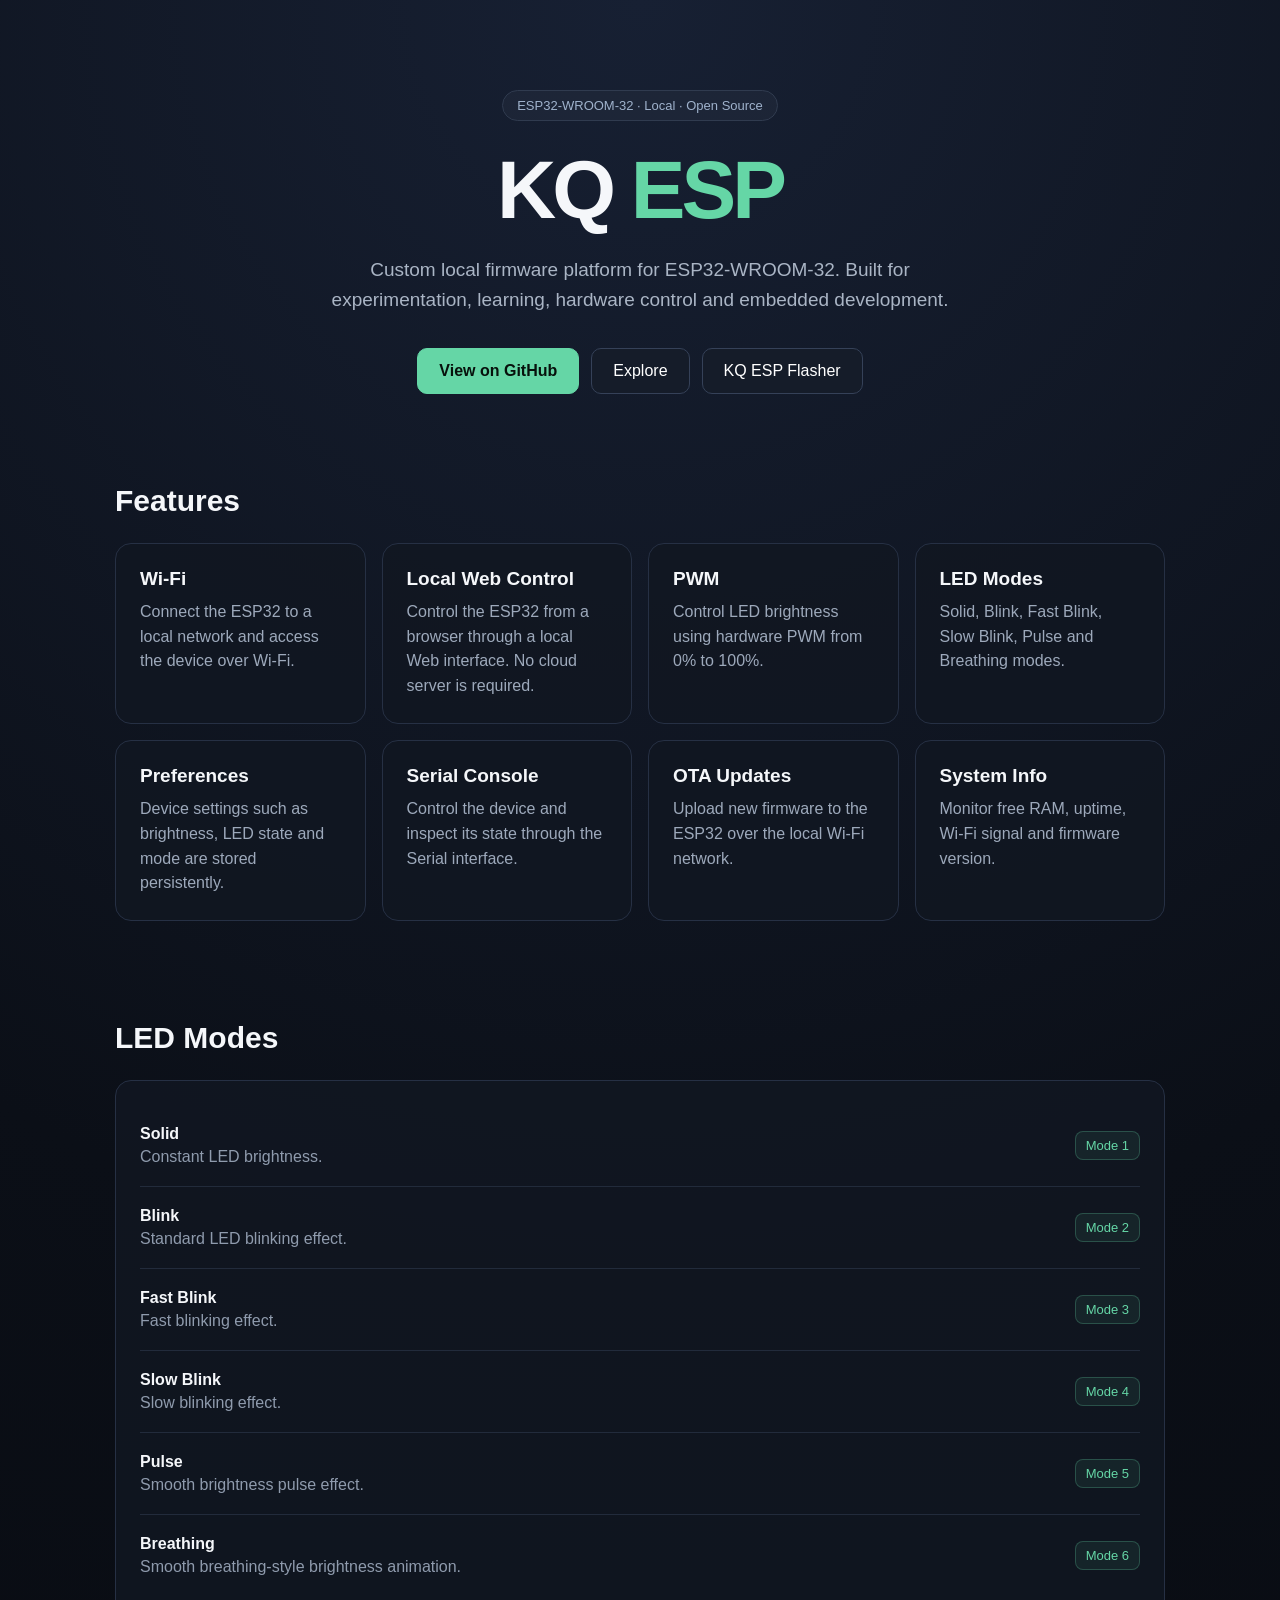
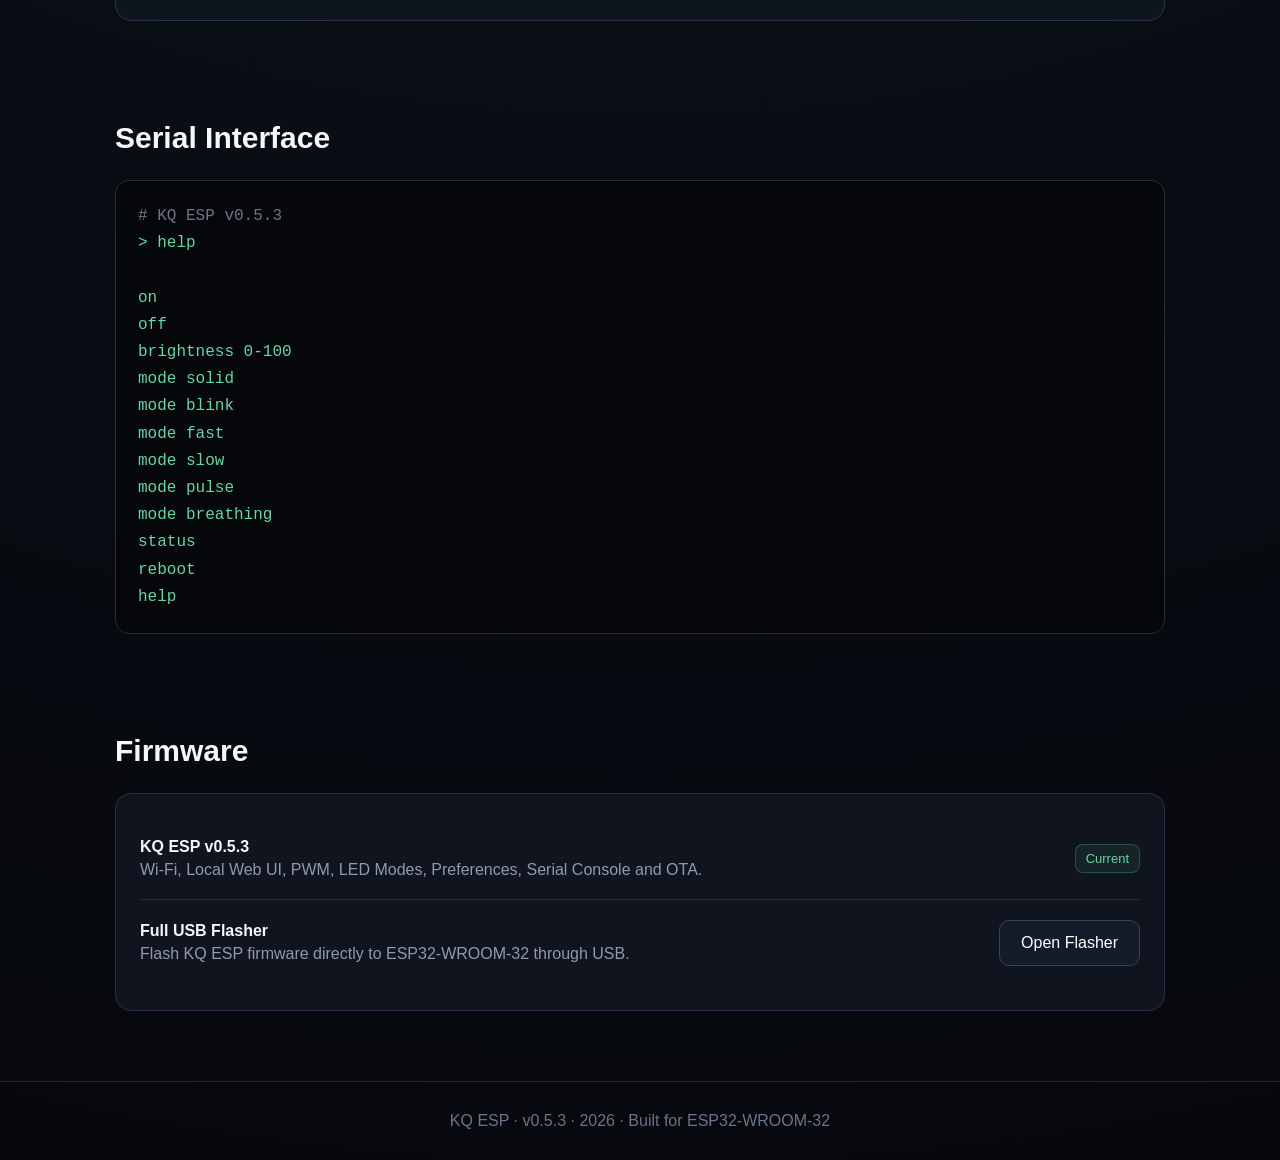
<file: index.html>
<!DOCTYPE html>
<html lang="en">
<head>
    <meta charset="UTF-8">
    <meta name="viewport" content="width=device-width, initial-scale=1.0">

    <title>KQ ESP</title>

    <meta name="description"
          content="KQ ESP — custom firmware and local control platform for ESP32-WROOM-32.">

    <style>
        * {
            box-sizing: border-box;
            margin: 0;
            padding: 0;
        }

        body {
            font-family: Inter, -apple-system, BlinkMacSystemFont,
                         "Segoe UI", sans-serif;
            background:
                radial-gradient(circle at top,
                #172033 0%,
                #0b0f17 45%,
                #06080d 100%);
            color: #f5f7fa;
            min-height: 100vh;
        }

        .container {
            width: min(1050px, 92%);
            margin: auto;
        }

        header {
            padding: 90px 0 60px;
            text-align: center;
        }

        .badge {
            display: inline-block;
            padding: 7px 14px;
            border: 1px solid #303b4f;
            border-radius: 999px;
            color: #9fb2cc;
            font-size: 13px;
            margin-bottom: 22px;
            background: rgba(255,255,255,0.03);
        }

        h1 {
            font-size: clamp(44px, 8vw, 82px);
            letter-spacing: -4px;
            margin-bottom: 18px;
        }

        .accent {
            color: #65d6a6;
        }

        .subtitle {
            max-width: 650px;
            margin: auto;
            color: #aab5c5;
            font-size: 19px;
            line-height: 1.6;
        }

        .buttons {
            display: flex;
            justify-content: center;
            gap: 12px;
            margin-top: 32px;
            flex-wrap: wrap;
        }

        .button {
            text-decoration: none;
            color: white;
            padding: 13px 21px;
            border-radius: 10px;
            border: 1px solid #354158;
            background: #151c29;
            transition: 0.2s;
        }

        .button:hover {
            transform: translateY(-2px);
            border-color: #65d6a6;
        }

        .primary {
            background: #65d6a6;
            color: #07110c;
            border-color: #65d6a6;
            font-weight: 700;
        }

        section {
            padding: 30px 0 70px;
        }

        .section-title {
            font-size: 30px;
            margin-bottom: 25px;
        }

        .grid {
            display: grid;
            grid-template-columns:
                repeat(auto-fit, minmax(220px, 1fr));
            gap: 16px;
        }

        .card {
            background: rgba(17, 23, 34, 0.85);
            border: 1px solid #263044;
            border-radius: 16px;
            padding: 24px;
        }

        .card h3 {
            margin-bottom: 10px;
            font-size: 19px;
        }

        .card p {
            color: #9da9bb;
            line-height: 1.55;
        }

        .version {
            display: flex;
            align-items: center;
            justify-content: space-between;
            gap: 20px;
            padding: 20px 0;
            border-bottom: 1px solid #222b3b;
        }

        .version:last-child {
            border-bottom: none;
        }

        .version-name {
            font-weight: 700;
        }

        .version-description {
            color: #8f9bad;
            margin-top: 5px;
        }

        .tag {
            color: #65d6a6;
            background: rgba(101,214,166,0.08);
            border: 1px solid rgba(101,214,166,0.25);
            padding: 6px 10px;
            border-radius: 8px;
            white-space: nowrap;
            font-size: 13px;
        }

        .terminal {
            background: #05070b;
            border: 1px solid #252d3b;
            border-radius: 14px;
            padding: 22px;
            color: #65d6a6;
            font-family: "Courier New", monospace;
            line-height: 1.7;
            overflow-x: auto;
        }

        .comment {
            color: #68758a;
        }

        footer {
            border-top: 1px solid #202838;
            padding: 30px 0;
            color: #68758a;
            text-align: center;
        }

        @media (max-width: 600px) {
            header {
                padding-top: 60px;
            }

            h1 {
                letter-spacing: -2px;
            }

            .version {
                align-items: flex-start;
                flex-direction: column;
            }
        }
    </style>
</head>

<body>

<header>
    <div class="container">

        <div class="badge">
            ESP32-WROOM-32 · Local · Open Source
        </div>

        <h1>
            KQ <span class="accent">ESP</span>
        </h1>

        <p class="subtitle">
            Custom local firmware platform for ESP32-WROOM-32.
            Built for experimentation, learning, hardware control and embedded development.
        </p>

        <div class="buttons">

            <a
                class="button primary"
                href="https://github.com/kyuuriq197/kyuuriq-esp32">
                View on GitHub
            </a>

            <a
                class="button"
                href="#features">
                Explore
            </a>

            <a
                class="button"
                href="flasher/">
                KQ ESP Flasher
            </a>

        </div>

    </div>
</header>


<section id="features">
    <div class="container">

        <h2 class="section-title">
            Features
        </h2>

        <div class="grid">

            <div class="card">
                <h3>Wi-Fi</h3>
                <p>
                    Connect the ESP32 to a local network
                    and access the device over Wi-Fi.
                </p>
            </div>

            <div class="card">
                <h3>Local Web Control</h3>
                <p>
                    Control the ESP32 from a browser
                    through a local Web interface.
                    No cloud server is required.
                </p>
            </div>

            <div class="card">
                <h3>PWM</h3>
                <p>
                    Control LED brightness using
                    hardware PWM from 0% to 100%.
                </p>
            </div>

            <div class="card">
                <h3>LED Modes</h3>
                <p>
                    Solid, Blink, Fast Blink,
                    Slow Blink, Pulse and Breathing modes.
                </p>
            </div>

            <div class="card">
                <h3>Preferences</h3>
                <p>
                    Device settings such as brightness,
                    LED state and mode are stored persistently.
                </p>
            </div>

            <div class="card">
                <h3>Serial Console</h3>
                <p>
                    Control the device and inspect its state
                    through the Serial interface.
                </p>
            </div>

            <div class="card">
                <h3>OTA Updates</h3>
                <p>
                    Upload new firmware to the ESP32
                    over the local Wi-Fi network.
                </p>
            </div>

            <div class="card">
                <h3>System Info</h3>
                <p>
                    Monitor free RAM, uptime,
                    Wi-Fi signal and firmware version.
                </p>
            </div>

        </div>

    </div>
</section>


<section>
    <div class="container">

        <h2 class="section-title">
            LED Modes
        </h2>

        <div class="card">

            <div class="version">
                <div>
                    <div class="version-name">
                        Solid
                    </div>

                    <div class="version-description">
                        Constant LED brightness.
                    </div>
                </div>

                <span class="tag">
                    Mode 1
                </span>
            </div>

            <div class="version">
                <div>
                    <div class="version-name">
                        Blink
                    </div>

                    <div class="version-description">
                        Standard LED blinking effect.
                    </div>
                </div>

                <span class="tag">
                    Mode 2
                </span>
            </div>

            <div class="version">
                <div>
                    <div class="version-name">
                        Fast Blink
                    </div>

                    <div class="version-description">
                        Fast blinking effect.
                    </div>
                </div>

                <span class="tag">
                    Mode 3
                </span>
            </div>

            <div class="version">
                <div>
                    <div class="version-name">
                        Slow Blink
                    </div>

                    <div class="version-description">
                        Slow blinking effect.
                    </div>
                </div>

                <span class="tag">
                    Mode 4
                </span>
            </div>

            <div class="version">
                <div>
                    <div class="version-name">
                        Pulse
                    </div>

                    <div class="version-description">
                        Smooth brightness pulse effect.
                    </div>
                </div>

                <span class="tag">
                    Mode 5
                </span>
            </div>

            <div class="version">
                <div>
                    <div class="version-name">
                        Breathing
                    </div>

                    <div class="version-description">
                        Smooth breathing-style brightness animation.
                    </div>
                </div>

                <span class="tag">
                    Mode 6
                </span>
            </div>

        </div>

    </div>
</section>


<section>
    <div class="container">

        <h2 class="section-title">
            Serial Interface
        </h2>

        <div class="terminal">

            <span class="comment">
                # KQ ESP v0.5.3
            </span>
            <br>

            &gt; help
            <br><br>

            on
            <br>
            off
            <br>
            brightness 0-100
            <br>
            mode solid
            <br>
            mode blink
            <br>
            mode fast
            <br>
            mode slow
            <br>
            mode pulse
            <br>
            mode breathing
            <br>
            status
            <br>
            reboot
            <br>
            help

        </div>

    </div>
</section>


<section>
    <div class="container">

        <h2 class="section-title">
            Firmware
        </h2>

        <div class="card">

            <div class="version">

                <div>
                    <div class="version-name">
                        KQ ESP v0.5.3
                    </div>

                    <div class="version-description">
                        Wi-Fi, Local Web UI, PWM, LED Modes,
                        Preferences, Serial Console and OTA.
                    </div>
                </div>

                <span class="tag">
                    Current
                </span>

            </div>

            <div class="version">

                <div>
                    <div class="version-name">
                        Full USB Flasher
                    </div>

                    <div class="version-description">
                        Flash KQ ESP firmware directly to
                        ESP32-WROOM-32 through USB.
                    </div>
                </div>

                <a
                    class="button"
                    href="flasher/">
                    Open Flasher
                </a>

            </div>

        </div>

    </div>
</section>


<footer>

    <div class="container">
        KQ ESP · v0.5.3 · 2026 · Built for ESP32-WROOM-32
    </div>

</footer>

</body>
</html>
</file>
